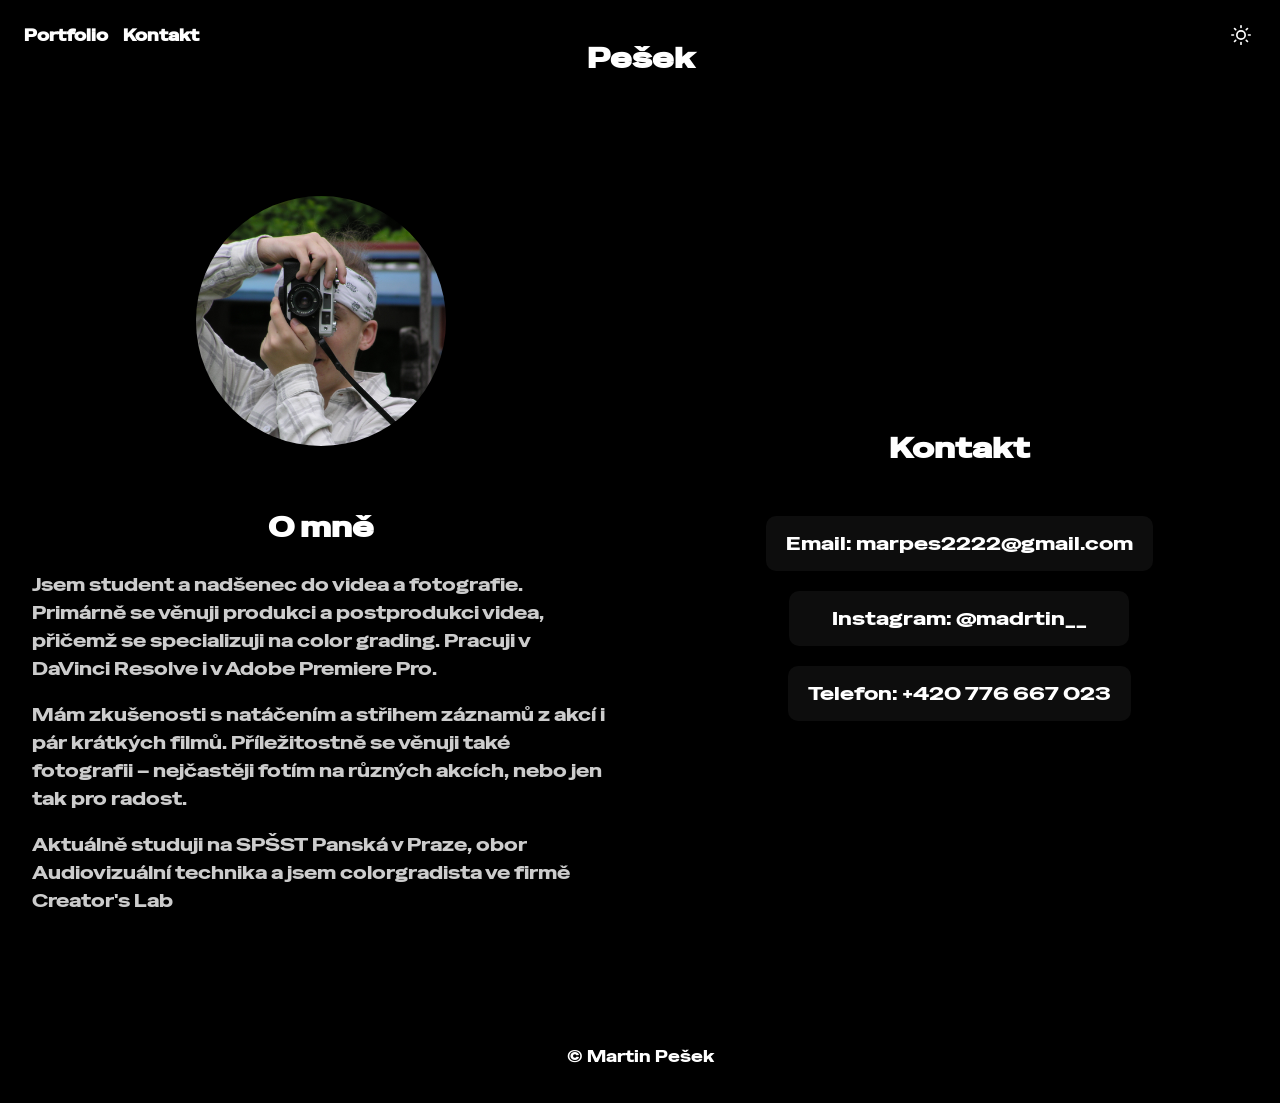
<file: contact.html>
<!DOCTYPE html>
<html lang="en">
<head>
  <meta charset="UTF-8">
  <meta name="viewport" content="width=device-width, initial-scale=1.0">
  <title>Kontakt</title>

  <link href="https://fonts.googleapis.com/css2?family=Special+Gothic+Expanded+One&display=swap" rel="stylesheet">

  <link rel="stylesheet" href="theme.css">
  <style>
    body {
      font-family: 'Special Gothic Expanded One', sans-serif;
      background-color: var(--bg-color);
      color: var(--text-color);
      margin: 0;
      padding: 0;
      width: 100%;
    }

    .container {
      max-width: 1000px;
      width: 100%;
      margin: 0 auto;
      padding: 40px 20px;
      box-sizing: border-box;
    }

    header {
      background: var(--header-bg);
      padding: 20px;
      position: relative;
      max-width: 1000px;
      width: 100%;
      margin: 0 auto;
      box-sizing: border-box;
    }

    header h1 {
      text-align: center;
      font-size: 1.8rem;
    }



    .contact-content {
      display: grid;
      grid-template-columns: 1fr 1fr;
      gap: 60px;
      margin-top: 40px;
      align-items: start;
    }

    .about-section {
      text-align: center;
    }

    .profile-photo {
      width: 250px;
      height: 250px;
      border-radius: 50%;
      object-fit: cover;
      margin-bottom: 30px;
    }

    .about-text {
      font-size: 1.1rem;
      line-height: 1.6;
      text-align: left;
      color: var(--info-text-color);
    }

    .about-text h2 {
      color: var(--text-color);
      font-size: 1.8rem;
      margin-bottom: 20px;
      text-align: center;
    }

    .about-text p {
      margin-bottom: 15px;
    }

    .contact-info {
      display: flex;
      flex-direction: column;
      gap: 20px;
      align-items: center;
      text-align: center;
    }

    .contact-info p {
      font-size: 1.2rem;
      margin: 0;
      padding: 15px 20px;
      background: var(--contact-box-bg);
      border-radius: 10px;
      min-width: 300px;
      transition: background 0.3s ease;
    }

    .contact-info p:hover {
      background: var(--contact-box-bg-hover);
    }



    footer {
      text-align: center;
      padding: 20px;
      background: #000;
      margin-top: 40px;
      max-width: 1000px;
      width: 100%;
      margin-left: auto;
      margin-right: auto;
      box-sizing: border-box;
    }

    /* Responsive styles */
    @media (max-width: 1200px) {
      .container, header, footer {
        max-width: 100%;
        padding: 30px 15px;
      }

      .contact-content {
        gap: 40px;
      }

      .profile-photo {
        width: 200px;
        height: 200px;
      }
    }

    @media (max-width: 900px) {
      .container, header, footer {
        max-width: 100%;
        width: 100%;
        padding: 20px 10px;
      }
      
      .contact-content {
        grid-template-columns: 1fr;
        gap: 40px;
      }

      .profile-photo {
        width: 180px;
        height: 180px;
      }
      
      header h1 {
        font-size: 1.5rem;
      }

      .contact-info p {
        min-width: auto;
        width: 100%;
        max-width: 400px;
        font-size: 1.1rem;
      }

      .about-text {
        font-size: 1rem;
      }

      .about-text h2 {
        font-size: 1.6rem;
      }
    }

    @media (max-width: 600px) {
      .container, header, footer {
        max-width: 100%;
        width: 100%;
        padding: 15px 16px;
      }

      header {
        padding: 15px 16px;
      }
      
      header h1 {
        font-size: 1.3rem;
        margin: 10px 0;
      }
      
      .contact-content {
        gap: 30px;
        margin-top: 20px;
      }

      .profile-photo {
        width: 150px;
        height: 150px;
        margin-bottom: 20px;
      }

      .contact-info {
        gap: 15px;
      }

      .contact-info p {
        font-size: 1rem;
        padding: 12px 15px;
        min-width: auto;
        width: 100%;
      }

      .about-text {
        font-size: 0.95rem;
      }

      .about-text h2 {
        font-size: 1.4rem;
        margin-bottom: 15px;
      }
    }

    @media (max-width: 400px) {
      .container, header, footer {
        padding: 10px 5px;
      }
      
      header {
        padding: 10px 5px;
      }
      
      nav a {
        font-size: 0.8rem;
      }

      .profile-photo {
        width: 120px;
        height: 120px;
      }

      .contact-info p {
        font-size: 0.9rem;
        padding: 10px 12px;
      }

      .about-text {
        font-size: 0.9rem;
      }

      .about-text h2 {
        font-size: 1.2rem;
      }
    }

    /* Touch device improvements */
    @media (hover: none) and (pointer: coarse) {
      .contact-info p:hover {
        background: rgba(255, 255, 255, 0.05);
        border-color: rgba(255, 255, 255, 0.1);
      }
      
      /* Larger touch targets */
      nav a {
        padding: 5px;
      }
      
      .contact-info p {
        padding: 20px;
      }
    }

    /* Vertically center contact column on larger screens */
    @media (min-width: 900px) {
      .contact-content {
        /* Make the grid fill most of the viewport so centering feels meaningful */
        min-height: calc(100vh - 220px);
      }

      .contact-info {
        align-self: center;
      }
    }
    
    /* Large screens: give more breathing room */
    @media (min-width: 1200px) {
      .container {
        max-width: 1400px;
        padding-left: 32px;
        padding-right: 32px;
      }

      .contact-content {
        gap: 60px;
      }

      /* Fix the nav to the top-left corner of the viewport on large screens */
      nav {
        position: fixed;
        left: 24px;
        right: 24px;
        top: 20px;
        z-index: 2000;
      }
    }

    /* Common modal close button (safe to include even if page has no modal) */
    .close-modal {
      position: absolute;
      top: 10px;
      right: 20px;
      color: var(--text-color);
      font-size: 2rem;
      background: none;
      border: none;
      cursor: pointer;
      z-index: 10;
    }
  </style>
</head>
<body>
  <header>
    <button id="menuToggle" class="menu-toggle" aria-label="Menu">
      <svg width="24" height="24" viewBox="0 0 24 24" fill="none" stroke="currentColor" stroke-width="2">
        <line x1="3" y1="12" x2="21" y2="12"></line>
        <line x1="3" y1="6" x2="21" y2="6"></line>
        <line x1="3" y1="18" x2="21" y2="18"></line>
      </svg>
    </button>
    <nav id="mainNav">
      <button id="menuClose" class="menu-close" aria-label="Zavřít menu">
        <svg width="24" height="24" viewBox="0 0 24 24" fill="none" stroke="currentColor" stroke-width="2">
          <line x1="18" y1="6" x2="6" y2="18"></line>
          <line x1="6" y1="6" x2="18" y2="18"></line>
        </svg>
      </button>
      <a href="index.html">Portfolio</a>
      <a href="contact.html">Kontakt</a>
    </nav>
    <h1><a href="index.html">Pešek</a></h1>
  </header>
  <div id="menuOverlay" class="menu-overlay"></div>

  <div class="container">
    <div class="contact-content">
      <!-- O mně sekce -->
      <div class="about-section">
        <img src="images/profile.jpg" alt="Martin Pešek" class="profile-photo" onerror="this.src='[data-uri]';">
        
        <div class="about-text">
          <h2>O mně</h2>
          <p>Jsem student a nadšenec do videa a fotografie. Primárně se věnuji produkci a postprodukci videa, přičemž se specializuji na color grading. Pracuji v DaVinci Resolve i v Adobe Premiere Pro.</p>
          
          <p>Mám zkušenosti s natáčením a střihem záznamů z akcí i pár krátkých filmů. Příležitostně se věnuji také fotografii – nejčastěji fotím na různých akcích, nebo jen tak pro radost.</p>
          
          <p>Aktuálně studuji na SPŠST Panská v Praze, obor Audiovizuální technika a jsem colorgradista ve firmě Creator's Lab</p>
        </div>
      </div>

      <!-- Kontaktní informace -->
      <div class="contact-info">
        <h2 style="color: var(--text-color); font-size: 1.8rem; margin-bottom: 30px; text-align: center;">Kontakt</h2>
        <p>Email: <a href="mailto:marpes2222@gmail.com">marpes2222@gmail.com</a></p>
        <p>Instagram: <a href="https://instagram.com/madrtin__" target="_blank">@madrtin__</a></p>
        <p>Telefon: <a href="tel:+420776667023">+420 776 667 023</a></p>
      </div>
    </div>
  </div>

  <footer>
    <p>&copy; Martin Pešek</p>
  </footer>
  <script src="theme.js"></script>
</body>
</html>
</file>
<file: theme.css>
:root {
  --bg-color: #000;
  --text-color: #fff;
  --header-bg: #000;
  --nav-link-color: #fff;
  --nav-link-hover: #ccc;
  --card-bg: #111;
  --card-border: #333;
  --card-border-hover: #555;
  --shadow-color: rgba(255, 255, 255, 0.1);
  --overlay-bg: rgba(0, 0, 0, 0.6);
  --overlay-bg-hover: rgba(0, 0, 0, 0.4);
  --modal-bg: rgba(0,0,0,0.9);
  --modal-content-bg: #000;
  --modal-shadow: #000;
  --button-border: #fff;
  --button-hover-bg: rgba(255, 255, 255, 0.1);
  --back-button-color: #fff;
  --back-button-border: #fff;
  --info-text-color: #ccc;
  --profile-border: rgba(255, 255, 255, 0.2);
  --profile-border-hover: rgba(255, 255, 255, 0.4);
  --contact-box-bg: rgba(255, 255, 255, 0.05);
  --contact-box-border: rgba(255, 255, 255, 0.1);
  --contact-box-bg-hover: rgba(255, 255, 255, 0.1);
  --contact-box-border-hover: rgba(255, 255, 255, 0.2);
}

/* Default Navigation (Desktop) */
nav {
  position: absolute;
  left: 20px;
  right: 20px;
  top: 20px;
  display: flex;
  gap: 15px;
  flex-wrap: wrap;
  pointer-events: none;
  align-items: center;
}

nav a, nav button {
  pointer-events: auto;
}

/* Animated Underline Shared Styles */
nav a,
header h1 a,
.info-toggle,
.contact-info a,
#pageTitle.link-active {
  position: relative;
  display: inline-block;
  text-decoration: none;
}

nav a::after,
header h1 a::after,
.info-toggle::after,
.contact-info a::after,
#pageTitle.link-active::after {
  content: '';
  position: absolute;
  width: 0;
  height: 2px;
  bottom: -2px;
  left: 0;
  background-color: currentColor;
  transition: width 0.3s ease;
}

nav a:hover,
header h1 a:hover,
.info-toggle:hover,
.contact-info a:hover,
#pageTitle.link-active:hover {
  text-decoration: none;
}

nav a:hover::after,
header h1 a:hover::after,
.info-toggle:hover::after,
.contact-info a:hover::after,
#pageTitle.link-active:hover::after {
  width: 100%;
}

/* Specific Styles */
nav a {
  color: var(--nav-link-color);
  font-weight: bold;
  font-size: 1rem;
}

header h1 a {
  color: var(--text-color);
  transition: color 0.3s ease;
}

header h1 a:hover {
  color: #ccc;
}

.contact-info a {
  color: var(--text-color);
}

/* Menu Toggle (Hamburger) - Hidden on Desktop */
.menu-toggle {
  display: none;
  background: none;
  border: none;
  color: var(--text-color);
  cursor: pointer;
  position: absolute;
  left: 20px;
  top: 20px;
  z-index: 2500;
  padding: 0;
}

@keyframes menuShake {
  0% { transform: rotate(0deg); }
  25% { transform: rotate(15deg); }
  50% { transform: rotate(-15deg); }
  75% { transform: rotate(5deg); }
  100% { transform: rotate(0deg); }
}

.menu-toggle:hover svg {
  animation: menuShake 0.5s ease-in-out;
}

.menu-close {
  display: none; /* Hidden on desktop */
  background: none;
  border: none;
  color: var(--text-color);
  cursor: pointer;
  align-self: flex-end;
  margin-bottom: 20px;
  padding: 0;
}

.menu-overlay {
  display: none;
  position: fixed;
  top: 0;
  left: 0;
  width: 100%;
  height: 100%;
  background: rgba(0,0,0,0.5);
  z-index: 2900;
  opacity: 0;
  transition: opacity 0.3s ease;
}

.menu-overlay.active {
  display: block;
  opacity: 1;
}

@media (max-width: 900px) {
  /* Navigation responsive (Slide-out menu) */
  .menu-toggle {
    display: block;
  }

  nav {
    position: fixed;
    top: 0;
    left: -100%; /* Slide from left */
    width: 250px;
    height: 100vh;
    background: var(--bg-color);
    flex-direction: column;
    align-items: flex-start;
    padding: 20px;
    transition: left 0.3s ease;
    z-index: 3000;
    box-shadow: 2px 0 10px rgba(0,0,0,0.5);
    pointer-events: auto;
    /* Reset previous positioning */
    right: auto;
    bottom: auto;
    justify-content: flex-start;
    margin-bottom: 0;
    border-right: 1px solid var(--card-border);
    gap: 0; /* Remove flex gap, control spacing with padding on items */
  }

  nav.active {
    left: 0;
  }

  /* Menu Items Animation */
  @keyframes slideInItem {
    from {
      opacity: 0;
      transform: translateX(-30px);
    }
    to {
      opacity: 1;
      transform: translateX(0);
    }
  }

  nav.active .menu-close,
  nav.active a,
  nav.active #theme-toggle {
    opacity: 0;
    animation: slideInItem 0.5s ease forwards;
  }

  nav.active .menu-close { animation-delay: 0.1s; }
  nav.active a:nth-of-type(1) { animation-delay: 0.2s; }
  nav.active a:nth-of-type(2) { animation-delay: 0.3s; }
  nav.active a:nth-of-type(3) { animation-delay: 0.4s; }
  nav.active #theme-toggle { animation-delay: 0.5s; }

  .menu-close {
    display: block;
  }
  
  nav a {
    font-size: 1.2rem;
    margin-bottom: 0;
    display: block;
    width: 100%;
    padding: 10px 0; /* Add some padding for better touch target */
  }
  
  /* Ensure theme toggle has margin */
  nav button#theme-toggle {
    margin-top: 10px;
    margin-left: 0;
  }
}

body.light-mode {
  --bg-color: #f5f5f5;
  --text-color: #111;
  --header-bg: #f5f5f5;
  --nav-link-color: #111;
  --nav-link-hover: #555;
  --card-bg: #fff;
  --card-border: #ccc;
  --card-border-hover: #999;
  --shadow-color: rgba(0, 0, 0, 0.1);
  --overlay-bg: rgba(0, 0, 0, 0.3);
  --overlay-bg-hover: rgba(0, 0, 0, 0.1);
  --modal-bg: rgba(255,255,255,0.95);
  --modal-content-bg: #fff;
  --modal-shadow: #ccc;
  --button-border: #111;
  --button-hover-bg: rgba(0, 0, 0, 0.1);
  --back-button-color: #111;
  --back-button-border: #111;
  --info-text-color: #555;
  --profile-border: rgba(0, 0, 0, 0.2);
  --profile-border-hover: rgba(0, 0, 0, 0.4);
  --contact-box-bg: rgba(0, 0, 0, 0.05);
  --contact-box-border: rgba(0, 0, 0, 0.1);
  --contact-box-bg-hover: rgba(0, 0, 0, 0.1);
  --contact-box-border-hover: rgba(0, 0, 0, 0.2);
}

/* Theme toggle button styles */
#theme-toggle {
  background: transparent;
  border: none;
  color: var(--text-color);
  font-size: 1.2rem;
  cursor: pointer;
  padding: 5px;
  border-radius: 50%;
  transition: background-color 0.3s, transform 0.3s;
  display: flex;
  align-items: center;
  justify-content: center;
  margin-left: auto;
}

#theme-toggle:hover {
  background-color: var(--button-hover-bg);
  transform: rotate(15deg);
}

@media (max-width: 900px) {
  #theme-toggle {
    margin-left: 0;
  }
}

/* Hide theme toggle on desktop when modal is open to avoid overlap with close button */
@media (min-width: 901px) {
  body.modal-open #theme-toggle {
    display: none !important;
  }
}

body {
    transition: background-color 0.3s ease, color 0.3s ease;
}

/* Smooth transition for theme changes */
body, 
header, 
footer, 
.section-preview, 
.modal-content, 
.photo-thumbnail, 
.contact-info p, 
.profile-photo,
.back-button,
nav a,
header h1 a,
.folder-wrapper,
.close-modal,
.preview-overlay,
.photo-info,
.modal {
  transition: background-color 0.3s ease, 
              background 0.3s ease, 
              color 0.3s ease, 
              border-color 0.3s ease, 
              box-shadow 0.3s ease, 
              transform 0.3s ease,
              opacity 0.3s ease !important;
}
</file>
